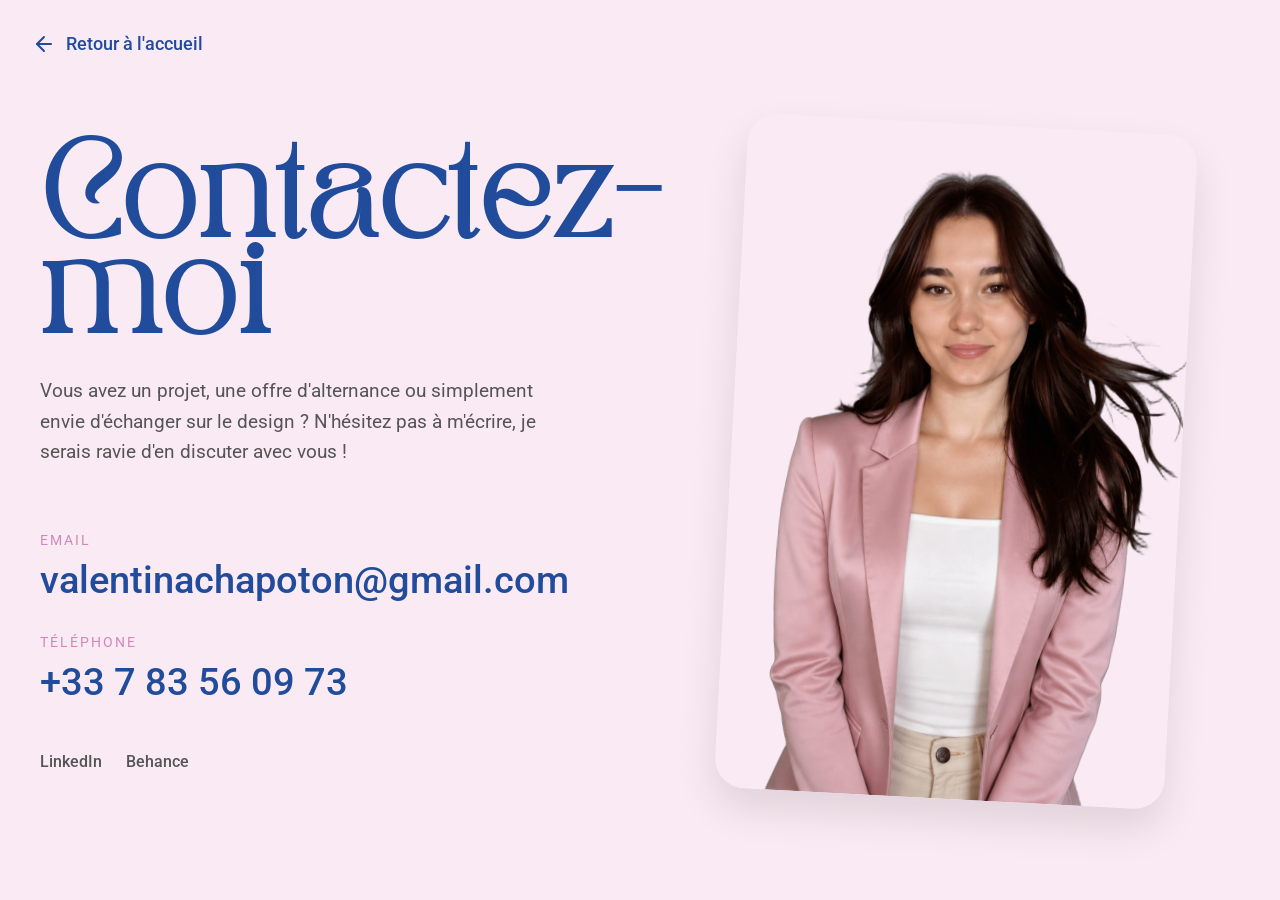
<file: contact.html>
<!DOCTYPE html>
<html lang="fr">
<head>
    <meta charset="UTF-8">
    <meta name="viewport" content="width=device-width, initial-scale=1.0">
    <title>Contact | Valentina Chapoton</title>
    <link rel="stylesheet" href="style.css">
</head>
<body class="contact-page">

    <!-- Navigation pour revenir en arrière -->
    <nav class="main-nav">
        <a href="index.html" class="back-link">
            <svg width="24" height="24" viewBox="0 0 24 24" fill="none" stroke="currentColor" stroke-width="2" stroke-linecap="round" stroke-linejoin="round">
                <line x1="19" y1="12" x2="5" y2="12"></line>
                <polyline points="12 19 5 12 12 5"></polyline>
            </svg>
            Retour à l'accueil
        </a>
    </nav>

    <!-- Section Contact (Structure similaire à ton About pour la cohérence) -->
    <section id="contact-section">
        <div class="contact-container">
            
            <!-- La colonne de gauche (Texte & Liens) -->
            <div class="contact-content">
                <h1 class="font-title contact-title">Contactez-moi</h1>
                <p class="contact-desc">
                    Vous avez un projet, une offre d'alternance ou simplement envie d'échanger sur le design ? N'hésitez pas à m'écrire, je serais ravie d'en discuter avec vous !
                </p>
                
                <div class="contact-links-group">
                    <!-- Lien Email -->
                    <div class="contact-item">
                        <span class="contact-label">Email</span>
                        <a href="mailto:valentinachapoton@gmail.com" class="contact-link-large">valentinachapoton@gmail.com</a>
                    </div>

                    <!-- Lien Téléphone -->
                    <div class="contact-item">
                        <span class="contact-label">Téléphone</span>
                        <a href="tel:+33783560973" class="contact-link-large">+33 7 83 56 09 73</a>
                    </div>
                </div>

                <!-- Petits boutons réseaux sociaux optionnels (tu peux les enlever si besoin) -->
                <div class="social-links-small">
                    <a href="https://www.linkedin.com/in/valentina-chapoton/" target="_blank">LinkedIn</a>
                    <a href="https://www.behance.net/valentichapoto" target="_blank">Behance</a>
                </div>
            </div>

            <!-- La colonne de droite (Photo) -->
            <div class="contact-image-wrapper">
                <!-- Tu pourras mettre une belle photo de toi ici -->
                <img src="assets/valentina-photo-contact.png" alt="Photo de Valentina" class="contact-photo">
            </div>

        </div>
    </section>

</body>
</html>
</file>
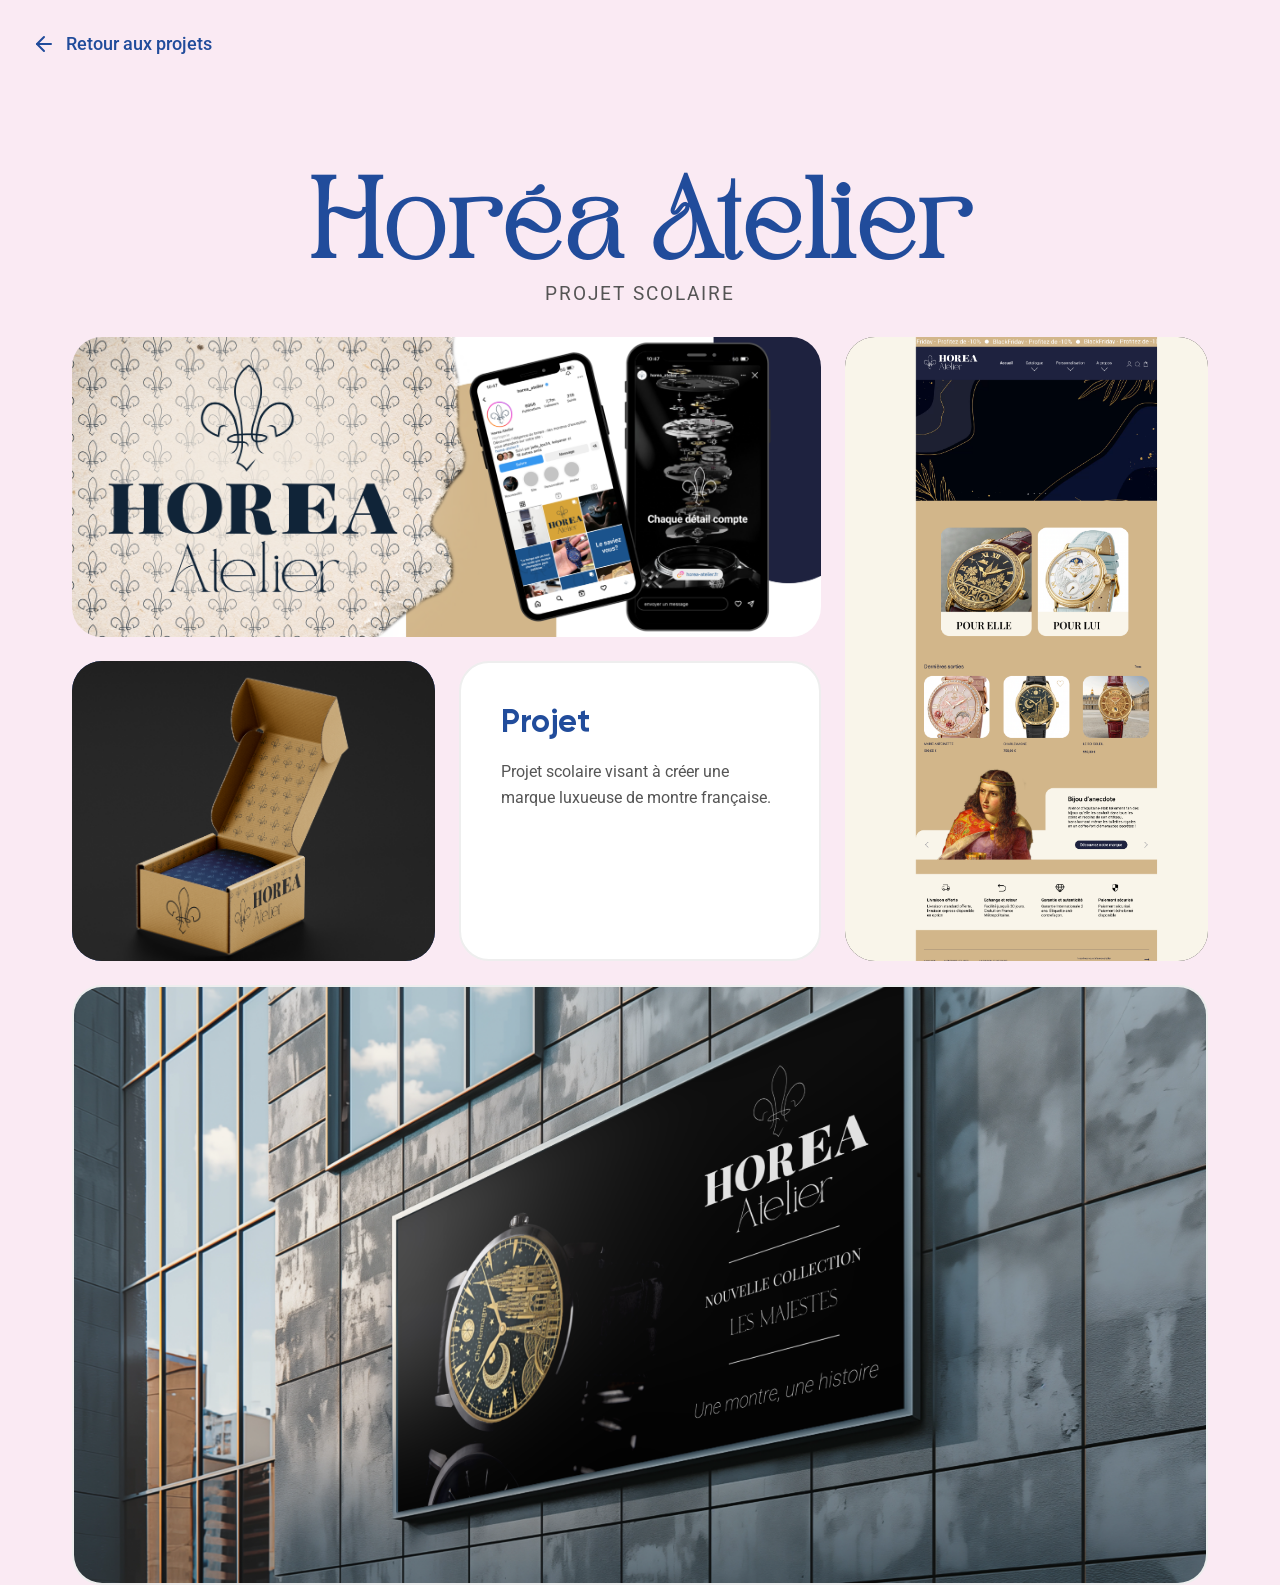
<file: projet-horea-atelier.html>
<!DOCTYPE html>
<html lang="fr">
<head>
    <meta charset="UTF-8">
    <meta name="viewport" content="width=device-width, initial-scale=1.0">
    <title>Projet Jana Web | Valentina Chapoton</title>
    <link rel="stylesheet" href="style.css">
</head>
<body class="project-detail-page">

    <!-- NAVIGATION -->
    <nav class="main-nav">
        <a href="projets.html" class="back-link">
            <svg width="24" height="24" viewBox="0 0 24 24" fill="none" stroke="currentColor" stroke-width="2" stroke-linecap="round" stroke-linejoin="round">
                <line x1="19" y1="12" x2="5" y2="12"></line>
                <polyline points="12 19 5 12 12 5"></polyline>
            </svg>
            Retour aux projets
        </a>
    </nav>

    <!-- HEADER DU PROJET -->
    <header class="project-header">
        <h1 class="font-title">Horéa Atelier</h1>
        <p class="project-subtitle">Projet scolaire</p>
    </header>

        <!-- BENTO GRID -->
    <section class="bento-grid">
        
        <!-- Bloc 1 : Image (Ajout de bento-no-padding) -->
        <div class="bento-item bento-large bg-pink bento-no-padding">
            <img class="bento-img" src="assets/horea-horizontal-1.png" alt="Mockup logo Jana Web principal">
        </div>

        <!-- Bloc 2 : Image (Ajout de bento-no-padding) -->
        <div class="bento-item bento-tall bg-dark text-white bento-no-padding">
            <img class="bento-img" src="assets/horea-vertical.png" alt="Version verticale">
        </div>

        <!-- Bloc 3 : Image (remplace Typographie) -->
        <div class="bento-item bento-no-padding bg-blue">
            <img 
                src="assets/horea-packaging.png" 
                alt="Description de l'image" 
                class="bento-img"
                loading="lazy"
            >
        </div>

        <!-- Bloc 4 : Texte -->
        <div class="bento-item bg-light project-text">
            <!-- La classe font-title a été remplacée par gilroy-bold ! -->
            <h3 class="gilroy-bold" style="margin-bottom: 1rem; color: var(--primary-blue); font-size: 2rem;">Projet</h3>
            <p style="margin-bottom: 2rem; color: var(--text-gray); line-height: 1.6;">
                Projet scolaire visant à créer une marque luxueuse de montre française.
            </p>
        </div>

        <!-- Bloc 5 : Image (Ajout de bento-no-padding) -->
        <div class="bento-item bento-full bg-light bento-no-padding">
            <img class="bento-img" src="assets/horea-horizontal-2.png" alt="Mockup textile Jana Web">
        </div>

    </section>
</file>
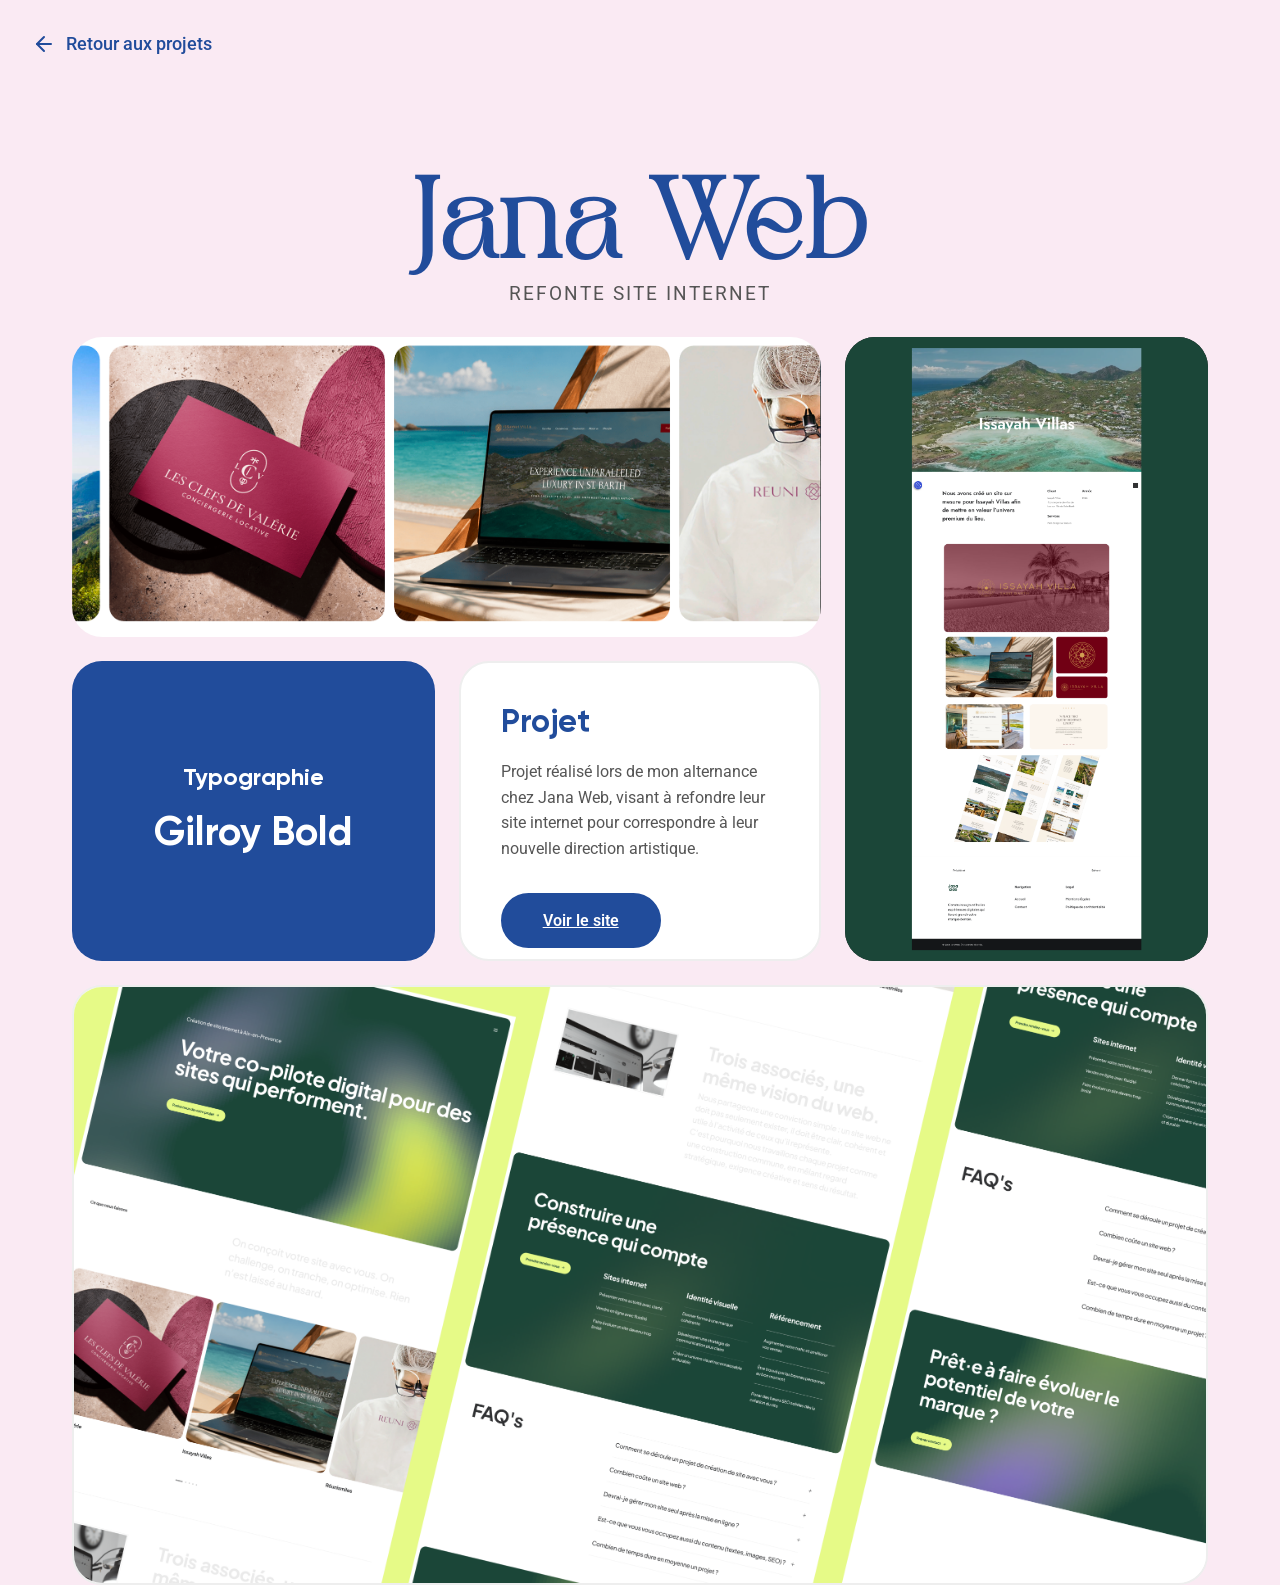
<file: projet-janaweb-site.html>
<!DOCTYPE html>
<html lang="fr">
<head>
    <meta charset="UTF-8">
    <meta name="viewport" content="width=device-width, initial-scale=1.0">
    <title>Projet Jana Web | Valentina Chapoton</title>
    <link rel="stylesheet" href="style.css">
</head>
<body class="project-detail-page">

    <!-- NAVIGATION -->
    <nav class="main-nav">
        <a href="projets.html" class="back-link">
            <svg width="24" height="24" viewBox="0 0 24 24" fill="none" stroke="currentColor" stroke-width="2" stroke-linecap="round" stroke-linejoin="round">
                <line x1="19" y1="12" x2="5" y2="12"></line>
                <polyline points="12 19 5 12 12 5"></polyline>
            </svg>
            Retour aux projets
        </a>
    </nav>

    <!-- HEADER DU PROJET -->
    <header class="project-header">
        <h1 class="font-title">Jana Web</h1>
        <p class="project-subtitle">Refonte site internet</p>
    </header>

        <!-- BENTO GRID -->
    <section class="bento-grid">
        
        <!-- Bloc 1 : Image (Ajout de bento-no-padding) -->
        <div class="bento-item bento-large bg-pink bento-no-padding">
            <img class="bento-img" src="assets/janaweb-projets-horizontal.png" alt="Mockup logo Jana Web principal">
        </div>

        <!-- Bloc 2 : Image (Ajout de bento-no-padding) -->
        <div class="bento-item bento-tall bg-dark text-white bento-no-padding">
            <img class="bento-img" src="assets/mockup-janaweb-projet.png" alt="Version verticale">
        </div>

        <!-- Bloc 3 : Typographie -->
        <div class="bento-item bg-blue">
            <h3 class="gilroy-bold" style="font-size: 1.5rem; margin-bottom: 1rem;">Typographie</h3>
            <p class="large-type gilroy-bold" style="font-size: 2.5rem;">Gilroy Bold</p>
        </div>

        <!-- Bloc 4 : Texte -->
        <div class="bento-item bg-light project-text">
            <!-- La classe font-title a été remplacée par gilroy-bold ! -->
            <h3 class="gilroy-bold" style="margin-bottom: 1rem; color: var(--primary-blue); font-size: 2rem;">Projet</h3>
            <p style="margin-bottom: 2rem; color: var(--text-gray); line-height: 1.6;">
                Projet réalisé lors de mon alternance chez Jana Web, visant à refondre leur site internet pour correspondre à leur nouvelle direction artistique.
            </p>
            
            <a href="https://www.jana-agenceweb.com" target="_blank" rel="noopener noreferrer" class="btn btn-primary">
                Voir le site
            </a>
        </div>

        <!-- Bloc 5 : Image (Ajout de bento-no-padding) -->
        <div class="bento-item bento-full bg-light bento-no-padding">
            <img class="bento-img" src="assets/mockup-site-janaweb.png" alt="Mockup textile Jana Web">
        </div>

    </section>
</file>
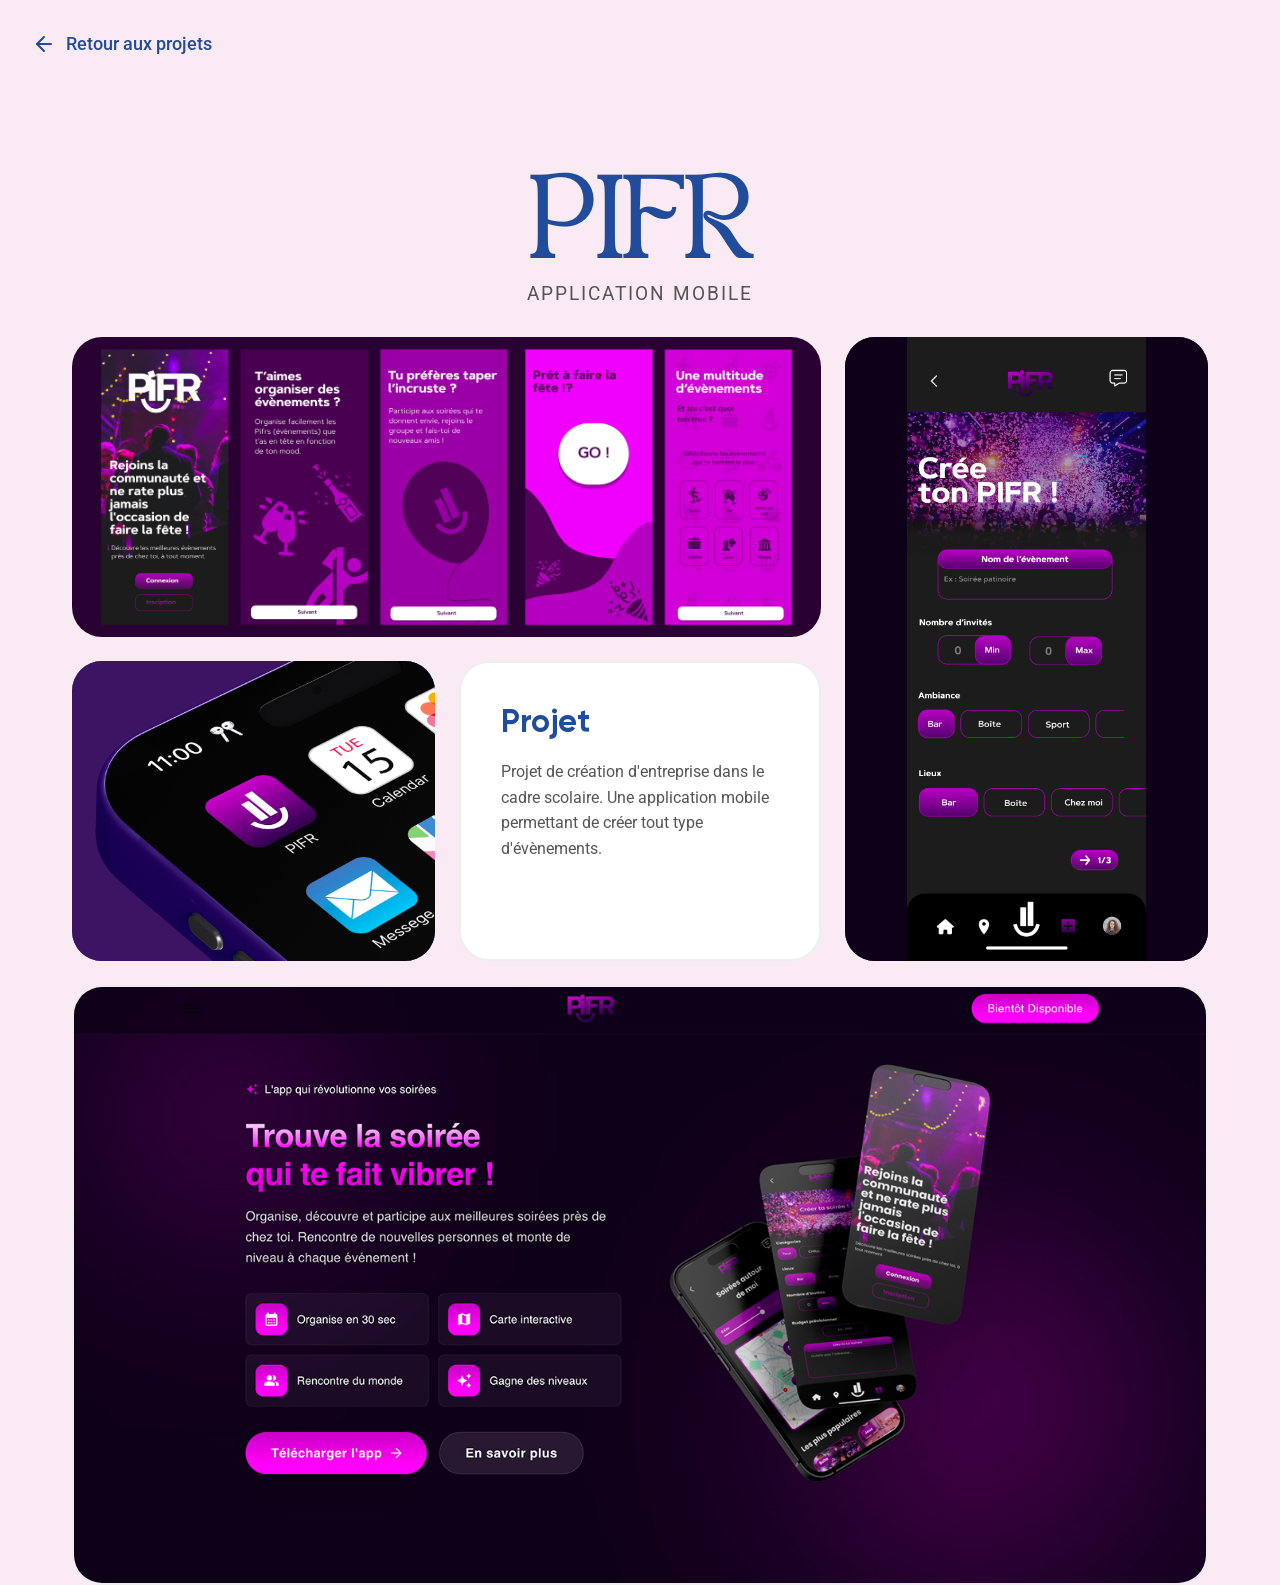
<file: projet-pifr.html>
<!DOCTYPE html>
<html lang="fr">
<head>
    <meta charset="UTF-8">
    <meta name="viewport" content="width=device-width, initial-scale=1.0">
    <title>Projet Jana Web | Valentina Chapoton</title>
    <link rel="stylesheet" href="style.css">
</head>
<body class="project-detail-page">

    <!-- NAVIGATION -->
    <nav class="main-nav">
        <a href="projets.html" class="back-link">
            <svg width="24" height="24" viewBox="0 0 24 24" fill="none" stroke="currentColor" stroke-width="2" stroke-linecap="round" stroke-linejoin="round">
                <line x1="19" y1="12" x2="5" y2="12"></line>
                <polyline points="12 19 5 12 12 5"></polyline>
            </svg>
            Retour aux projets
        </a>
    </nav>

    <!-- HEADER DU PROJET -->
    <header class="project-header">
        <h1 class="font-title">PIFR</h1>
        <p class="project-subtitle">Application mobile</p>
    </header>

        <!-- BENTO GRID -->
    <section class="bento-grid">
        
        <!-- Bloc 1 : Image (Ajout de bento-no-padding) -->
        <div class="bento-item bento-large bg-pink bento-no-padding">
            <img class="bento-img" src="assets/PIFR-horizontale-1.jpg" alt="Mockup logo Jana Web principal">
        </div>

        <!-- Bloc 2 : Image (Ajout de bento-no-padding) -->
        <div class="bento-item bento-tall bg-dark text-white bento-no-padding">
            <img class="bento-img" src="assets/PIFR-vertical.jpg" alt="Version verticale">
        </div>

        <!-- Bloc 3 : Image (remplace Typographie) -->
        <div class="bento-item bento-no-padding bg-blue">
            <img 
                src="assets/PIFR-iconapp.jpg" 
                alt="Description de l'image" 
                class="bento-img"
                loading="lazy"
            >
        </div>

        <!-- Bloc 4 : Texte -->
        <div class="bento-item bg-light project-text">
            <!-- La classe font-title a été remplacée par gilroy-bold ! -->
            <h3 class="gilroy-bold" style="margin-bottom: 1rem; color: var(--primary-blue); font-size: 2rem;">Projet</h3>
            <p style="margin-bottom: 2rem; color: var(--text-gray); line-height: 1.6;">
                Projet de création d'entreprise dans le cadre scolaire. Une application mobile permettant de créer tout type d'évènements.
            </p>
        </div>

        <!-- Bloc 5 : Image (Ajout de bento-no-padding) -->
        <div class="bento-item bento-full bg-light bento-no-padding">
            <img class="bento-img" src="assets/PIFR-horizontal-2.jpg" alt="Mockup textile Jana Web">
        </div>

    </section>
</file>
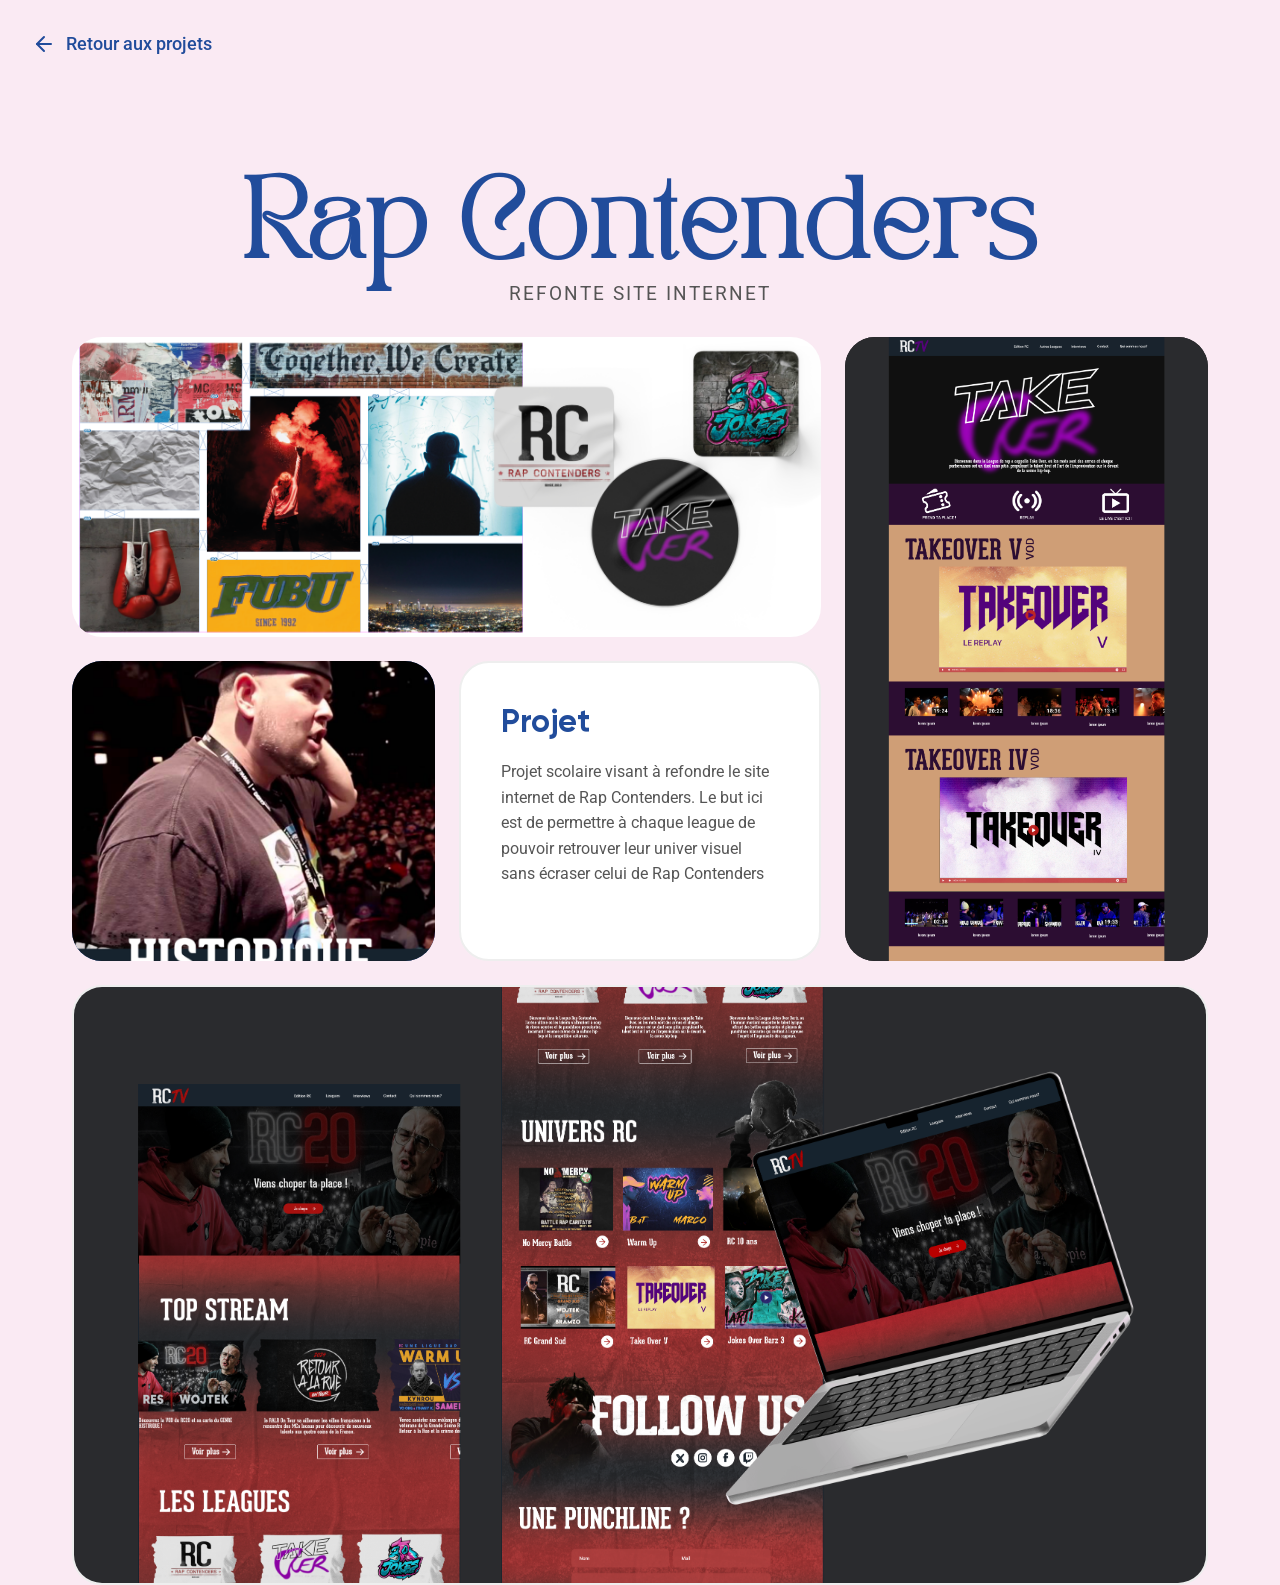
<file: projet-RC-tv.html>
<!DOCTYPE html>
<html lang="fr">
<head>
    <meta charset="UTF-8">
    <meta name="viewport" content="width=device-width, initial-scale=1.0">
    <title>Projet Jana Web | Valentina Chapoton</title>
    <link rel="stylesheet" href="style.css">
</head>
<body class="project-detail-page">

    <!-- NAVIGATION -->
    <nav class="main-nav">
        <a href="projets.html" class="back-link">
            <svg width="24" height="24" viewBox="0 0 24 24" fill="none" stroke="currentColor" stroke-width="2" stroke-linecap="round" stroke-linejoin="round">
                <line x1="19" y1="12" x2="5" y2="12"></line>
                <polyline points="12 19 5 12 12 5"></polyline>
            </svg>
            Retour aux projets
        </a>
    </nav>

    <!-- HEADER DU PROJET -->
    <header class="project-header">
        <h1 class="font-title">Rap Contenders</h1>
        <p class="project-subtitle">Refonte site internet</p>
    </header>

        <!-- BENTO GRID -->
    <section class="bento-grid">
        
        <!-- Bloc 1 : Image (Ajout de bento-no-padding) -->
        <div class="bento-item bento-large bg-pink bento-no-padding">
            <img class="bento-img" src="assets/RC-horizontal-1.png" alt="Mockup logo Jana Web principal">
        </div>

        <!-- Bloc 2 : Image (Ajout de bento-no-padding) -->
        <div class="bento-item bento-tall bg-dark text-white bento-no-padding">
            <img class="bento-img" src="assets/RC-vertical.png" alt="Version verticale">
        </div>

        <!-- Bloc 3 : Image (remplace Typographie) -->
        <div class="bento-item bento-no-padding bg-blue">
            <img 
                src="assets/RC-img.png" 
                alt="Description de l'image" 
                class="bento-img"
                loading="lazy"
            >
        </div>

        <!-- Bloc 4 : Texte -->
        <div class="bento-item bg-light project-text">
            <!-- La classe font-title a été remplacée par gilroy-bold ! -->
            <h3 class="gilroy-bold" style="margin-bottom: 1rem; color: var(--primary-blue); font-size: 2rem;">Projet</h3>
            <p style="margin-bottom: 2rem; color: var(--text-gray); line-height: 1.6;">
                Projet scolaire visant à refondre le site internet de Rap Contenders. Le but ici est de permettre à chaque league de pouvoir retrouver leur univer visuel sans écraser celui de Rap Contenders
            </p>
        </div>

        <!-- Bloc 5 : Image (Ajout de bento-no-padding) -->
        <div class="bento-item bento-full bg-light bento-no-padding">
            <img class="bento-img" src="assets/RC-horizontal-2.png" alt="Mockup textile Jana Web">
        </div>

    </section>
</file>
<file: style.css>
/* ================= 1. TYPOGRAPHIES & VARIABLES ================= */
@import url('https://fonts.googleapis.com/css2?family=Roboto:wght@300;400;500;700&display=swap');

@font-face {
    font-family: 'TanPearl';
    src: url('fonts/TAN-Pearl.woff2') format('woff2'),
         url('fonts/TAN-Pearl.ttf') format('truetype');
    font-weight: normal;
    font-style: normal;
}

:root {
    /* Ta palette de couleurs */
    --bg-color: #faeaf3; /* Fond global */
    --primary-blue: #214c9b; /* Couleur principale */
    --secondary-pink: #d088b9; /* Couleur secondaire */
    --text-dark: #1a1a1a;
    --text-gray: #555555;
}

* {
    margin: 0;
    padding: 0;
    box-sizing: border-box;
}

body {
    font-family: 'Roboto', sans-serif;
    background-color: var(--bg-color);
    color: var(--text-dark);
    overflow-x: hidden;
}

.font-title {
    font-family: 'TanPearl', serif;
}

/* ================= 2. HERO HEADER ================= */
#hero {
    position: relative;
    width: 100%;
    min-height: 85vh;
    display: flex;
    justify-content: center;
    align-items: center;
    padding: 2rem;
    overflow: hidden;
}

.hero-container {
    position: relative;
    width: 100%;
    max-width: 1400px; 
}

.hero-title-arch {
    position: relative;
    width: 100%;
    max-width: 100%; /* Prend toute la place disponible */
    margin: 0 auto;
    z-index: 1;
}

.arch-text {
    font-family: 'TanPearl', serif;
    font-size: 130px; 
    fill: var(--primary-blue);
    letter-spacing: 15px; 
}

.hero-img {
    position: absolute;
    top: 25%;
    left: 50%;
    transform: translateX(-50%);
    height: auto;
    max-height: 70vh;
    z-index: 2;
}

.hero-year {
    position: absolute;
    top: -5%;
    right: 15%;
    font-size: clamp(2rem, 5vw, 4rem);
    color: var(--secondary-pink); 
    z-index: 3;
}

.hero-name {
    position: absolute;
    bottom: 0%;
    left: 10%;
    font-size: 1rem;
    font-weight: 500;
    color: var(--primary-blue); 
    letter-spacing: 2px;
    z-index: 3;
}

/* ================= 3. SECTION ABOUT & CV ================= */
#about {
    padding: 5rem 0 3rem 0; 
}

.about-container {
    display: flex; 
    flex-wrap: wrap; 
    gap: 4rem; 
    align-items: flex-start; 
    max-width: 1200px;
    margin: 0 auto;
    padding: 0 2rem;
    margin-bottom: 5rem;
}

.badge-wrapper {
    flex: 1;
    min-width: 300px;
    display: flex;
    justify-content: center;
}

.badge-img {
    width: 100%;
    max-width: 350px;
    height: auto;
    filter: drop-shadow(0px 20px 30px rgba(0,0,0,0.1));
}

.about-content {
    flex: 2; 
    min-width: 300px;
}

.about-title {
    font-size: 3rem;
    color: var(--primary-blue);
    margin-bottom: 1.5rem;
}

.about-desc {
    font-size: 1.1rem;
    line-height: 1.6;
    color: var(--text-gray);
    margin-bottom: 3rem;
}

.cv-grid {
    display: grid;
    grid-template-columns: repeat(auto-fit, minmax(250px, 1fr));
    gap: 3rem;
}

.cv-column h3 {
    font-size: 1rem;
    letter-spacing: 2px;
    margin-bottom: 1.5rem;
    color: var(--secondary-pink);
    border-bottom: 1px solid var(--secondary-pink);
    padding-bottom: 0.5rem;
}

.cv-item {
    margin-bottom: 1.5rem;
}

.cv-item h4 {
    font-size: 1.1rem;
    margin-bottom: 0.2rem;
}

.cv-item span, .contact-link {
    font-size: 0.9rem;
    color: var(--text-gray);
    text-decoration: none;
    display: block;
}

.cv-tools {
    margin-top: 1rem;
    font-weight: 500;
    color: var(--primary-blue);
}

/* --- LE BANDEAU DÉFILANT DES OUTILS --- */

.tools-marquee-wrapper {
   
    width: 100vw; 
    position: relative;
    left: 50%;
    right: 50%;
    margin-left: -50vw;
    margin-right: -50vw;
    
    overflow: hidden; 
    border-top: 2px solid var(--primary-blue);
    border-bottom: 2px solid var(--primary-blue);
    padding: 2rem 0; 
    background-color: var(--bg-color); 
}

.tools-marquee-track {
    display: flex;
    width: max-content;
    animation: scroll-marquee 25s linear infinite;
}

.tools-marquee-wrapper:hover .tools-marquee-track {
    animation-play-state: paused;
}

.tools-marquee-content {
    display: flex;
    gap: 3rem; 
    padding-right: 3rem;
}

.tool-item {
    display: flex;
    align-items: center;
    gap: 0.8rem;
    font-size: 1rem;
    font-weight: 500;
    color: var(--primary-blue); 
    white-space: nowrap;
}

.tool-item img {
    width: 24px;
    height: 24px;
    object-fit: contain;
}

/* LA CLÉ DE L'ANIMATION */
@keyframes scroll-marquee {
    0% {
        transform: translateX(0);
    }
    100% {
        transform: translateX(-50%); 
    }
}

/* ================= 1. TYPOGRAPHIES & VARIABLES ================= */
@import url('https://fonts.googleapis.com/css2?family=Roboto:wght@300;400;500;700&display=swap');

@font-face {
    font-family: 'TanPearl';
    src: url('fonts/TAN-Pearl.woff2') format('woff2'),
         url('fonts/TAN-Pearl.ttf') format('truetype');
    font-weight: normal;
    font-style: normal;
}

:root {
    /* Ta palette de couleurs */
    --bg-color: #faeaf3; /* Fond global */
    --primary-blue: #214c9b; /* Couleur principale */
    --secondary-pink: #d088b9; /* Couleur secondaire */
    --text-dark: #1a1a1a;
    --text-gray: #555555;
}

* {
    margin: 0;
    padding: 0;
    box-sizing: border-box;
}

body {
    font-family: 'Roboto', sans-serif;
    background-color: var(--bg-color);
    color: var(--text-dark);
    overflow-x: hidden;
}

.font-title {
    font-family: 'TanPearl', serif;
}

/* ================= 2. HERO HEADER ================= */
#hero {
    position: relative;
    width: 100%;
    min-height: 85vh;
    display: flex;
    justify-content: center;
    align-items: center;
    padding: 2rem;
    overflow: hidden;
}

.hero-container {
    position: relative;
    width: 100%;
    max-width: 1400px; 
}

.hero-title-arch {
    position: relative;
    width: 100%;
    max-width: 100%; /* Prend toute la place disponible */
    margin: 0 auto;
    z-index: 1;
}

.arch-text {
    font-family: 'TanPearl', serif;
    font-size: 130px; 
    fill: var(--primary-blue);
    letter-spacing: 15px; 
}

.hero-img {
    position: absolute;
    top: 25%;
    left: 50%;
    transform: translateX(-50%);
    height: auto;
    max-height: 70vh;
    z-index: 2;
}

.hero-year {
    position: absolute;
    top: -5%;
    right: 15%;
    font-size: clamp(2rem, 5vw, 4rem);
    color: var(--secondary-pink); 
    z-index: 3;
}

.hero-name {
    position: absolute;
    bottom: 0%;
    left: 10%;
    font-size: 1rem;
    font-weight: 500;
    color: var(--primary-blue); 
    letter-spacing: 2px;
    z-index: 3;
}

/* ================= 3. SECTION ABOUT & CV ================= */
#about {
    padding: 5rem 0 3rem 0; 
}

.about-container {
    display: flex; 
    flex-wrap: wrap; 
    gap: 4rem; 
    align-items: flex-start; 
    max-width: 1200px;
    margin: 0 auto;
    padding: 0 2rem;
    margin-bottom: 5rem;
}

.badge-wrapper {
    flex: 1;
    min-width: 300px;
    display: flex;
    justify-content: center;
}

.badge-img {
    width: 100%;
    max-width: 350px;
    height: auto;
    filter: drop-shadow(0px 20px 30px rgba(0,0,0,0.1));
}

.about-content {
    flex: 2; 
    min-width: 300px;
}

.about-title {
    font-size: 3rem;
    color: var(--primary-blue);
    margin-bottom: 1.5rem;
}

.about-desc {
    font-size: 1.1rem;
    line-height: 1.6;
    color: var(--text-gray);
    margin-bottom: 3rem;
}

.cv-grid {
    display: grid;
    grid-template-columns: repeat(auto-fit, minmax(250px, 1fr));
    gap: 3rem;
}

.cv-column h3 {
    font-size: 1rem;
    letter-spacing: 2px;
    margin-bottom: 1.5rem;
    color: var(--secondary-pink);
    border-bottom: 1px solid var(--secondary-pink);
    padding-bottom: 0.5rem;
}

.cv-item {
    margin-bottom: 1.5rem;
}

.cv-item h4 {
    font-size: 1.1rem;
    margin-bottom: 0.2rem;
}

.cv-item span, .contact-link {
    font-size: 0.9rem;
    color: var(--text-gray);
    text-decoration: none;
    display: block;
}

.cv-tools {
    margin-top: 1rem;
    font-weight: 500;
    color: var(--primary-blue);
}

/* --- LE BANDEAU DÉFILANT DES OUTILS --- */

.tools-marquee-wrapper {
   
    width: 100vw; 
    position: relative;
    left: 50%;
    right: 50%;
    margin-left: -50vw;
    margin-right: -50vw;
    
    overflow: hidden; 
    border-top: 2px solid var(--primary-blue);
    border-bottom: 2px solid var(--primary-blue);
    padding: 2rem 0; 
    background-color: var(--bg-color); 
}

.tools-marquee-track {
    display: flex;
    width: max-content;
    animation: scroll-marquee 25s linear infinite;
}

.tools-marquee-wrapper:hover .tools-marquee-track {
    animation-play-state: paused;
}

.tools-marquee-content {
    display: flex;
    gap: 3rem; 
    padding-right: 3rem;
}

.tool-item {
    display: flex;
    align-items: center;
    gap: 0.8rem;
    font-size: 1rem;
    font-weight: 500;
    color: var(--primary-blue); 
    white-space: nowrap;
}

.tool-item img {
    width: 24px;
    height: 24px;
    object-fit: contain;
}

/* LA CLÉ DE L'ANIMATION */
@keyframes scroll-marquee {
    0% {
        transform: translateX(0);
    }
    100% {
        transform: translateX(-50%); 
    }
}

/* ================= 4. SECTION PROJETS (CARDS) ================= */
#projects {
    padding: 5rem 2rem;
    max-width: 1400px;
    margin: 0 auto;
}

.projects-main-title {
    font-size: 5rem;
    text-align: center;
    color: var(--primary-blue);
    margin-bottom: 3rem;
  
}

.projects-gallery {
    display: flex;
    gap: 1.5rem;
    height: 500px;
}

.project-card {
    flex: 1;
    position: relative;
    border-radius: 12px;
    overflow: hidden;
    transition: flex 0.4s ease;
    cursor: pointer;
    display: flex;
    flex-direction: column;
    justify-content: flex-end;
}

.project-card:hover {
    flex: 2; 
}

.project-img {
    position: absolute;
    top: 0;
    left: 0;
    width: 100%;
    height: 100%;
    object-fit: cover; 
    z-index: 0;
    transition: transform 0.5s ease;
}

.project-card:hover .project-img {
    transform: scale(1.05);
}

/* --- LE FAMEUX EFFET TEXT STROKE POUR LES CHIFFRES --- */
.project-number {
    position: absolute;
    top: 20px;
    left: 20px;
    font-family: 'Roboto', sans-serif;
    font-weight: 700;
    font-size: 8rem;
    line-height: 1;
    z-index: 1;
    filter: drop-shadow(0px 4px 6px rgba(0,0,0,0.15));
}

.project-info {
    position: relative;
    z-index: 1;
    padding: 2rem;
    background: linear-gradient(to top, rgba(0,0,0,0.8) 0%, rgba(0,0,0,0) 100%);
    width: 100%;
}

.project-info h3 {
    font-size: 1.5rem;
    margin-bottom: 0.5rem;
}

.brand-project {
    border: 3px solid var(--secondary-pink); /* Contour rose */
}
.brand-project .project-number {
    color: var(--secondary-pink);
}

.web-project {
    background-color: var(--bg-color); 
}
.web-project .project-number {
    color: var(--primary-blue); 
}

.project-info h3 {
    font-size: 1.5rem;
    margin-bottom: 0.5rem;
}

.brand-project .project-info h3 { 
    color: var(--secondary-pink); 
}
.web-project {
    border: 3px solid var(--primary-blue); 
}

.web-project .project-number {
    color: var(--primary-blue);
}

.web-project .project-info h3 { 
    color: var(--primary-blue); 
}

.project-info p {
    font-size: 0.9rem;
    color: #ffffff;
    opacity: 0.9;
}

/* ================= 5. PAGE TOUS LES PROJETS ================= */
#all-projects {
    padding: 5rem 2rem;
    max-width: 1200px;
    margin: 0 auto;
}

.page-title {
    font-size: 4rem;
    color: var(--primary-blue);
    text-align: center;
    margin-bottom: 3rem;
}

/* Le menu des filtres */
.filter-menu {
    display: flex;
    justify-content: center;
    gap: 1rem;
    margin-bottom: 4rem;
}

.filter-btn {
    padding: 0.8rem 1.5rem;
    border: 2px solid var(--primary-blue);
    background: transparent;
    color: var(--primary-blue);
    border-radius: 50px; /* Boutons pillule */
    font-family: 'Roboto', sans-serif;
    font-weight: 500;
    cursor: pointer;
    transition: all 0.3s ease;
}

/* État actif ou survol du bouton */
.filter-btn:hover, .filter-btn.active {
    background: var(--primary-blue);
    color: white;
}

/* La grille des projets (Classique, pas en accordéon cette fois) */
.projects-grid-filterable {
    display: grid;
    grid-template-columns: repeat(auto-fill, minmax(300px, 1fr));
    gap: 2rem;
}

/* On force la hauteur des cartes pour la grille */
.projects-grid-filterable .project-card {
    height: 400px; 
    border-radius: 20px;
}
/* On enlève l'effet d'élargissement de l'accordéon pour cette page */
.projects-grid-filterable .project-card:hover {
    flex: unset; 
}


/* ================= 6. PAGE DÉTAIL PROJET (BENTO GRID) ================= */
.project-header {
    text-align: center;
    padding: 5rem 2rem 2rem;
}

.project-header h1 {
    font-size: 5rem;
    color: var(--primary-blue);
}

.project-subtitle {
    font-size: 1.2rem;
    color: var(--text-gray);
    letter-spacing: 2px;
    text-transform: uppercase;
}

/* Le CSS Grid pour recréer tes images de référence ! */
.bento-grid {
    display: grid;
    grid-template-columns: repeat(3, 1fr); /* 3 colonnes égales */
    grid-auto-rows: 300px; /* Chaque ligne fait 300px de haut */
    gap: 1.5rem;
    max-width: 1200px;
    margin: 0 auto 5rem;
    padding: 0 2rem;
}

/* Un bloc standard */
.bento-item {
    border-radius: 30px; /* Coins très ronds comme sur tes ref */
    padding: 2rem;
    overflow: hidden;
    position: relative;
    display: flex;
    flex-direction: column;
    justify-content: center;
    align-items: center;
}

/* Un bloc qui prend 2 colonnes de large */
.bento-large {
    grid-column: span 2;
}

/* Un bloc qui prend 2 lignes de haut */
.bento-tall {
    grid-row: span 2;
}

/* Un bloc qui prend toute la largeur */
.bento-full {
    grid-column: 1 / -1;
    height: 600px; /* On le force à être plus haut pour le grand mockup */
}

/* Les utilitaires de couleur pour les fonds de tes boîtes Bento */

.bg-blue { background-color: var(--primary-blue); color: white; }
.bg-dark { background-color: #1a1a1a; }
.bg-light { background-color: white; border: 2px solid #eee; }

.bento-item img {
    max-width: 100%;

    object-fit: contain;
}

.project-link-overlay {
    position: absolute;
    top: 0;
    left: 0;
    width: 100%;
    height: 100%;
    z-index: 10; /* On le met tout au-dessus (au-dessus de l'image et du texte) */
    /* Pas de fond, pas de texte, c'est juste une zone cliquable transparente */
}

.projects-action {
    display: flex;
    justify-content: center;
    margin-top: 4rem;
}

.about-actions {
    display: flex;
    gap: 1.5rem;
    margin-top: 3rem;
    flex-wrap: wrap; /* Pratique pour que ça passe à la ligne sur mobile */
}

.btn {
    display: inline-flex;
    align-items: center;
    gap: 10px;
    padding: 1rem 2.5rem;
    font-family: 'Roboto', sans-serif;
    font-size: 1rem;
    font-weight: 500;
    text-decoration: none;
    border-radius: 50px; /* Forme de pilule très tendance */
    transition: all 0.3s ease;
    cursor: pointer;
}

.btn-primary {
    background-color: var(--primary-blue);
    color: #ffffff !important; /* Le texte sera forcé en blanc */
    border: 2px solid var(--primary-blue);
}

.btn-primary:hover {
    background-color: transparent;
    color: var(--primary-blue) !important;
    transform: translateY(-5px); /* Le bouton "monte" légèrement au survol */
    box-shadow: 0 10px 20px rgba(33, 76, 155, 0.2);
}

.btn-secondary {
    background-color: transparent;
    color: var(--secondary-pink);
    border: 2px solid var(--secondary-pink);
}

.btn-secondary:hover {
    background-color: var(--secondary-pink);
    color: white;
    transform: translateY(-5px);
    box-shadow: 0 10px 20px rgba(208, 136, 185, 0.2);
}


.btn svg {
    transition: stroke 0.3s ease;
}

.main-nav {
    padding: 2rem;
    max-width: 1400px;
    margin: 0 auto;
}

.back-link {
    display: inline-flex;
    align-items: center;
    gap: 10px;
    font-size: 1.1rem;
    font-weight: 500;
    color: var(--primary-blue);
    text-decoration: none;
    transition: transform 0.3s ease;
}

.back-link:hover {
    transform: translateX(-5px); /* La flèche recule au survol */
}

#all-projects {
    padding: 2rem 2rem 5rem;
    max-width: 1400px;
    margin: 0 auto;
}

.page-title {
    font-size: 5rem;
    color: var(--primary-blue);
    text-align: center;
    margin-bottom: 3rem;
}


.filter-menu {
    display: flex;
    justify-content: center;
    flex-wrap: wrap;
    gap: 1rem;
    margin-bottom: 4rem;
}

.filter-btn {
    padding: 0.8rem 2rem;
    border: 2px solid var(--primary-blue);
    background: transparent;
    color: var(--primary-blue);
    border-radius: 50px;
    font-family: 'Roboto', sans-serif;
    font-size: 1rem;
    font-weight: 500;
    cursor: pointer;
    transition: all 0.3s ease;
}

.filter-btn:hover, .filter-btn.active {
    background: var(--primary-blue);
    color: white;
}


.projects-grid-filterable {
    display: grid;
    /* Crée autant de colonnes de 350px que possible */
    grid-template-columns: repeat(auto-fill, minmax(350px, 1fr));
    gap: 2rem;
}


.projects-grid-filterable .project-card {
    height: 450px; 
    border-radius: 20px;
    transition: transform 0.3s ease, opacity 0.3s ease;
}


.projects-grid-filterable .project-card:hover {
    flex: unset;
    transform: translateY(-10px);
}

/* ================= 9. PAGE CONTACT ================= */

#contact-section {
    /* On centre la section verticalement sur l'écran */
    min-height: 80vh;
    display: flex;
    align-items: center;
    padding: 2rem;
}

.contact-container {
    display: flex;
    flex-wrap: wrap-reverse; /* Sur mobile, la photo passera au-dessus du texte */
    align-items: center;
    gap: 4rem;
    max-width: 1200px;
    margin: 0 auto;
    width: 100%;
}

.contact-content {
    flex: 1;
    min-width: 300px;
}

.contact-title {
    font-size: clamp(4rem, 8vw, 6rem); /* Un titre énorme et très design */
    color: var(--primary-blue);
    line-height: 1;
    margin-bottom: 2rem;
}

.contact-desc {
    font-size: 1.2rem;
    color: var(--text-gray);
    line-height: 1.6;
    margin-bottom: 4rem;
    max-width: 500px;
}

/* La zone avec le mail et le téléphone */
.contact-links-group {
    display: flex;
    flex-direction: column;
    gap: 2rem;
    margin-bottom: 3rem;
}

.contact-label {
    display: block;
    font-size: 0.9rem;
    text-transform: uppercase;
    letter-spacing: 2px;
    color: var(--secondary-pink);
    margin-bottom: 0.5rem;
}

.contact-link-large {
    font-family: 'Roboto', sans-serif;
    font-size: clamp(1.5rem, 3vw, 2.5rem); /* Texte assez gros pour être bien cliquable */
    font-weight: 500;
    color: var(--primary-blue);
    text-decoration: none;
    transition: color 0.3s ease;
    /* Petit effet de soulignement au survol */
    background-image: linear-gradient(var(--secondary-pink), var(--secondary-pink));
    background-size: 0% 2px;
    background-repeat: no-repeat;
    background-position: left bottom;
    padding-bottom: 5px;
}

.contact-link-large:hover {
    color: var(--secondary-pink);
    background-size: 100% 2px; /* La ligne rose apparaît au survol */
}

.social-links-small {
    display: flex;
    gap: 1.5rem;
}

.social-links-small a {
    color: var(--text-gray);
    text-decoration: none;
    font-weight: 500;
    transition: color 0.3s ease;
}

.social-links-small a:hover {
    color: var(--primary-blue);
}

/* La photo à droite */
.contact-image-wrapper {
    flex: 1;
    min-width: 300px;
    display: flex;
    justify-content: center;
}

.contact-photo {
    width: 100%;
    max-width: 450px;
    height: auto;
    border-radius: 30px; /* Coins arrondis pour la douceur */
    box-shadow: 0 20px 40px rgba(0,0,0,0.1);
    /* Petite rotation optionnelle pour casser la rigueur */
    transform: rotate(3deg);
    transition: transform 0.4s ease;
}

.contact-photo:hover {
    transform: rotate(0deg) scale(1.02);
}

.project-text {
    display: flex;
    align-items: center;
    justify-content: center;
    padding: 2rem;
    text-align: left;
}

.project-text a {
    color: inherit;
    font-weight: 600;
    text-decoration: underline;
}

.gilroy-bold {
    font-family: "Gilroy", sans-serif;
    font-weight: 700;
}


/* --- La typo Gilroy --- */
/* Assure-toi d'avoir le fichier Gilroy-Bold dans ton dossier fonts ! */
@font-face {
    font-family: 'Gilroy';
    src: url('fonts/Gilroy-Bold.woff2') format('woff2'); /* Modifie selon l'extension de ton fichier */
    font-weight: bold;
    font-style: normal;
}

.gilroy-bold {
    font-family: 'Gilroy', sans-serif;
    font-weight: bold;
}

.large-type {
    font-size: 2.5rem; /* Ajuste la taille du "Gilroy Bold" dans la case bleue */
}

/* --- Le comportement des images Bento --- */


.bento-img {
    position: absolute; /* Crucial : l'image se détache du flux Flexbox */
    width: 100%;
    height: 130%;
    object-fit: contain; /* L'image s'agrandit au max sans se couper */
    /* Mets "cover" si tu préfères qu'elle remplisse tout en rognant un peu les bords */
}

.bento-item {
    border-radius: 30px; 
    padding: 2rem; /* On garde la marge pour le texte (Bloc 3 et 4) */
    overflow: hidden;
    position: relative; /* Crucial pour que le bento-img en 'absolute' ne sorte pas du bloc */
    display: flex;
    flex-direction: column;
    justify-content: center;
    align-items: center;
}

.bento-no-padding {
    padding: 0 !important;
}

/* On s'assure que le contenu du bloc de texte s'aligne bien en haut à gauche */
.project-text {
    align-items: flex-start; 
    justify-content: flex-start;
    text-align: left;
    padding: 2.5rem; /* Un beau padding interne juste pour le texte */
}
</file>
